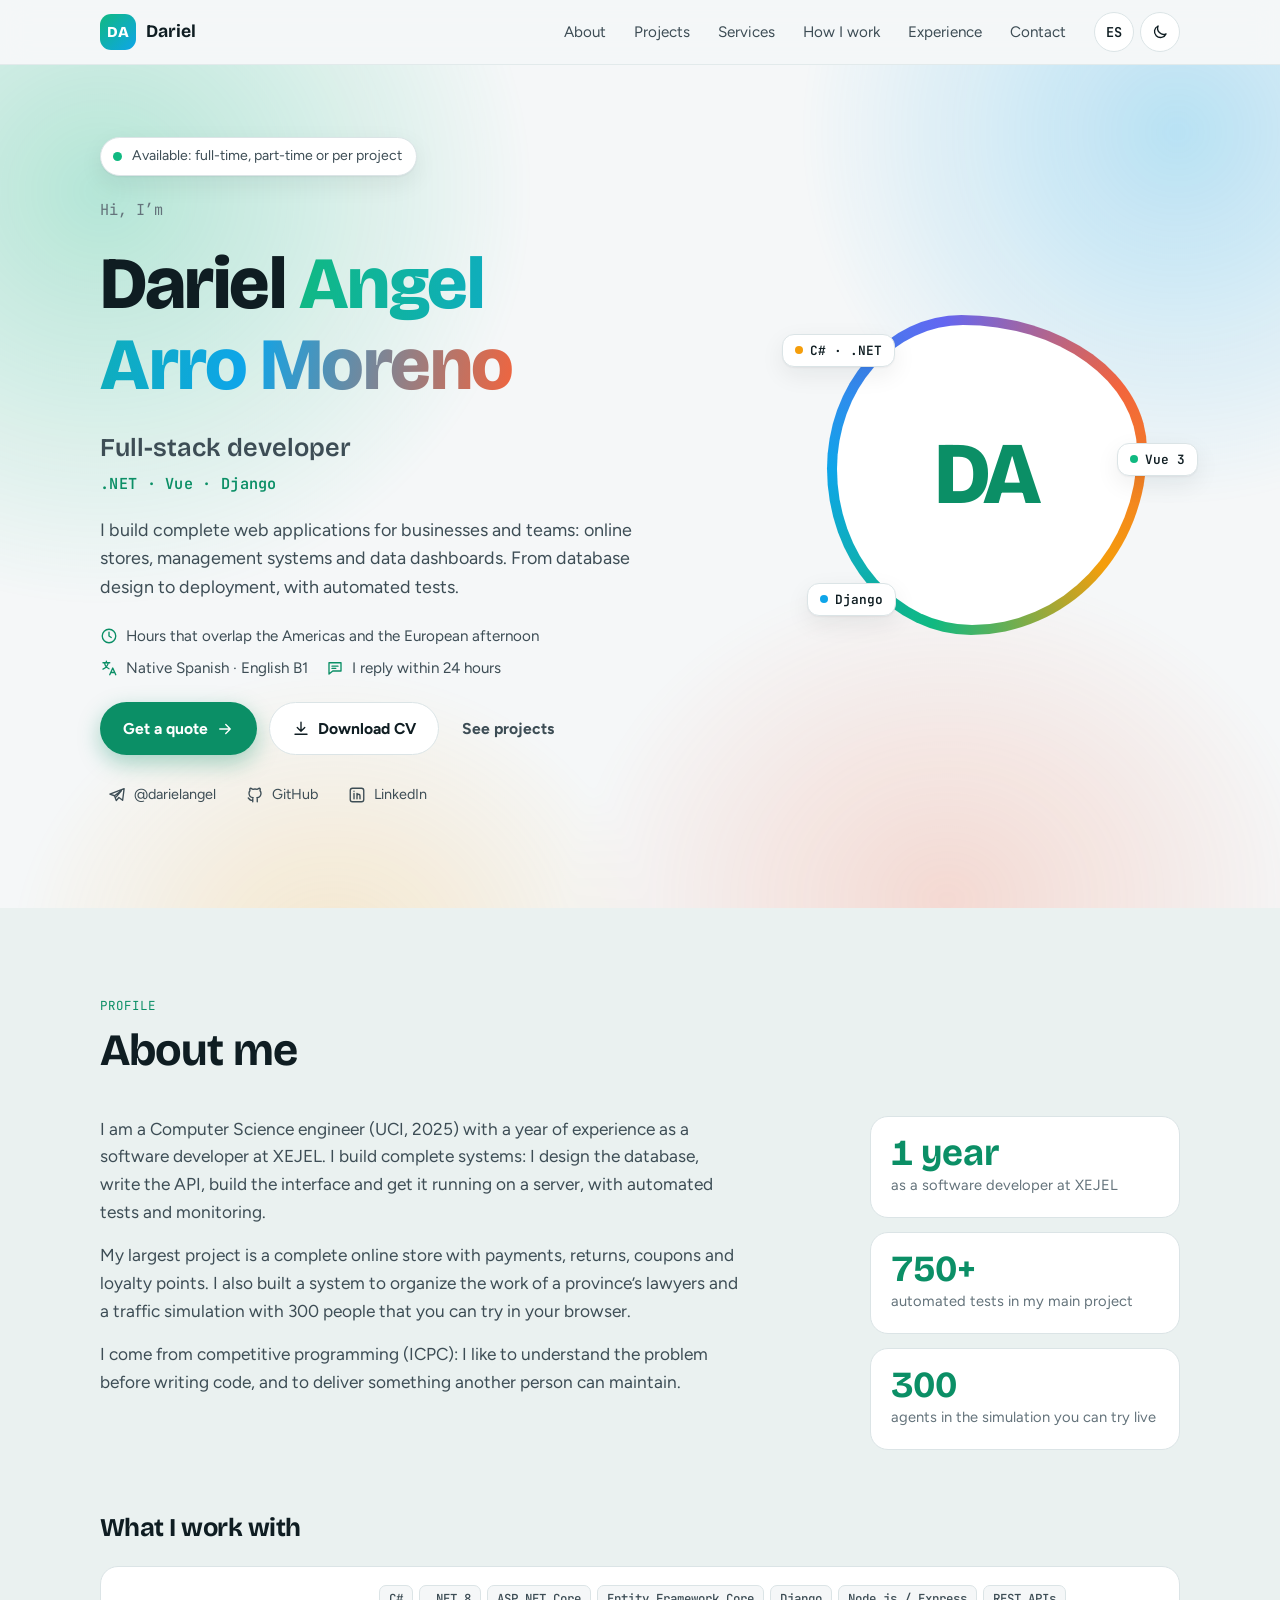
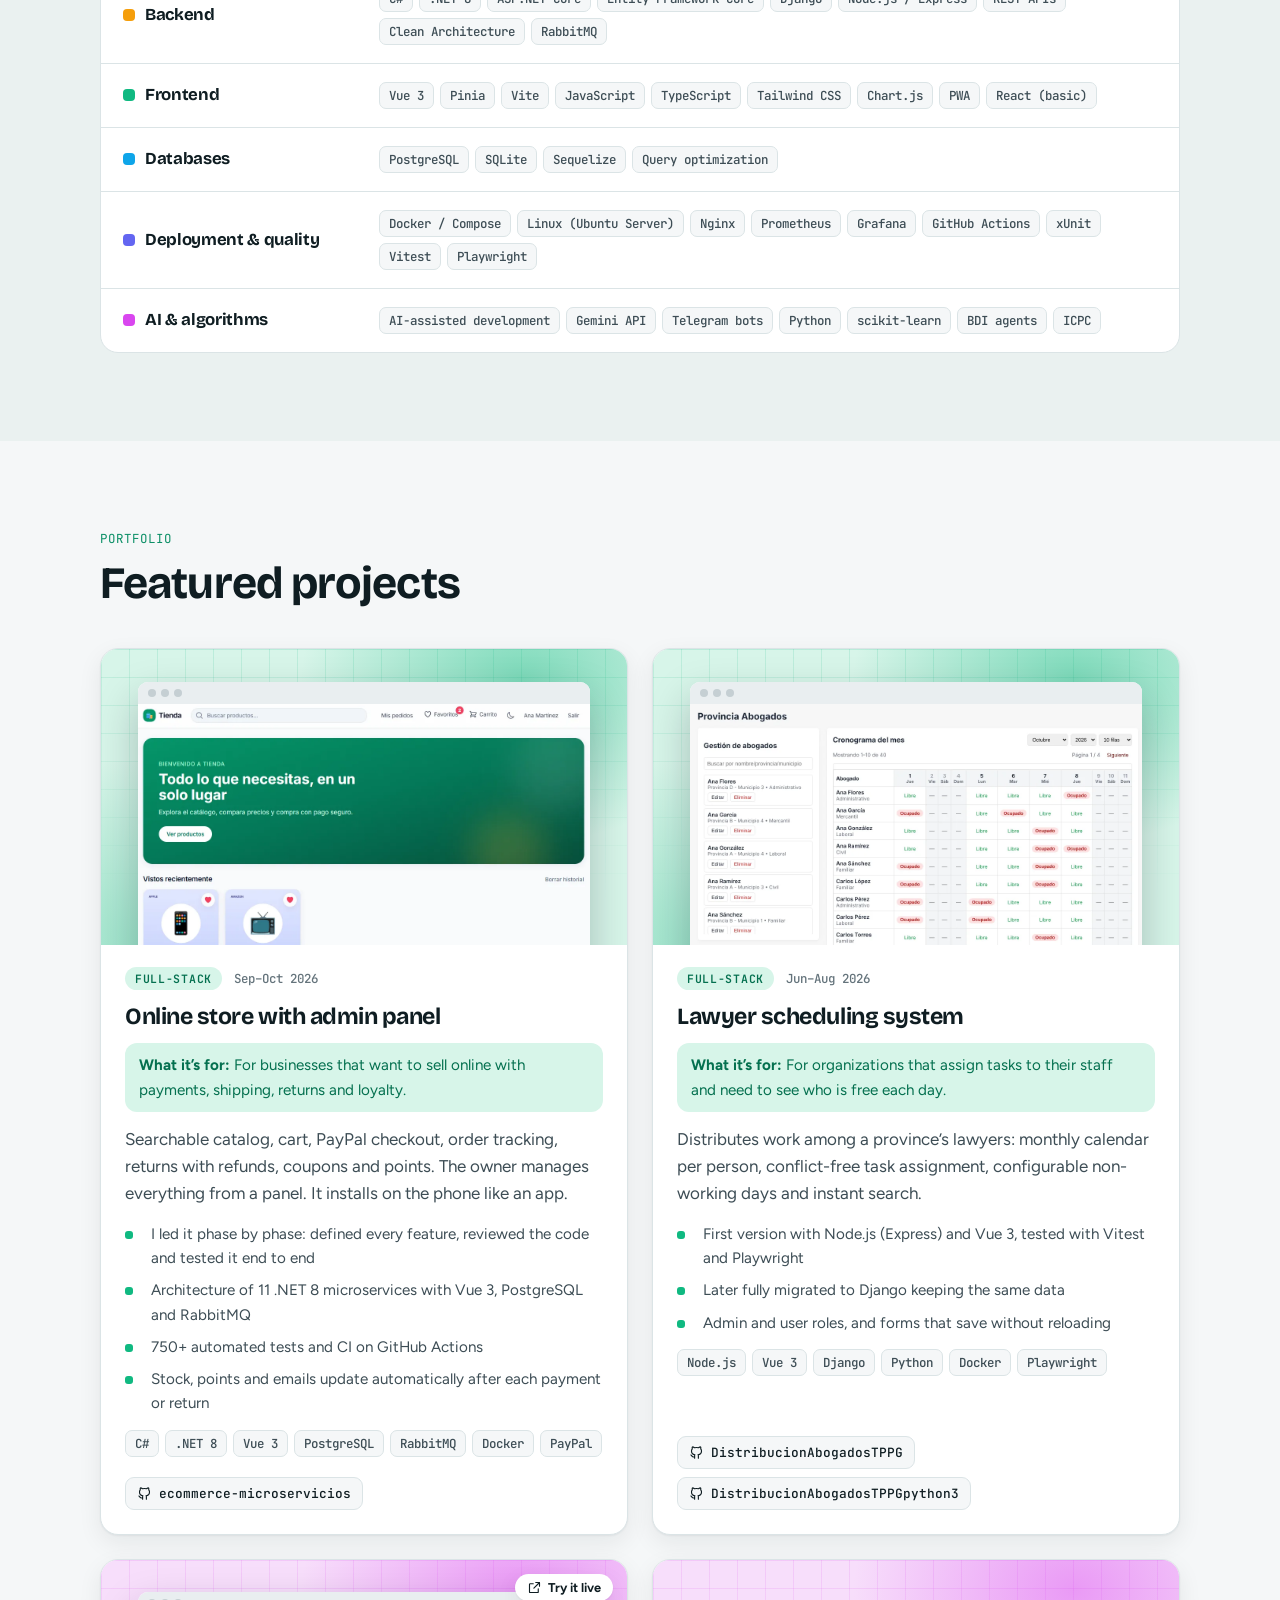
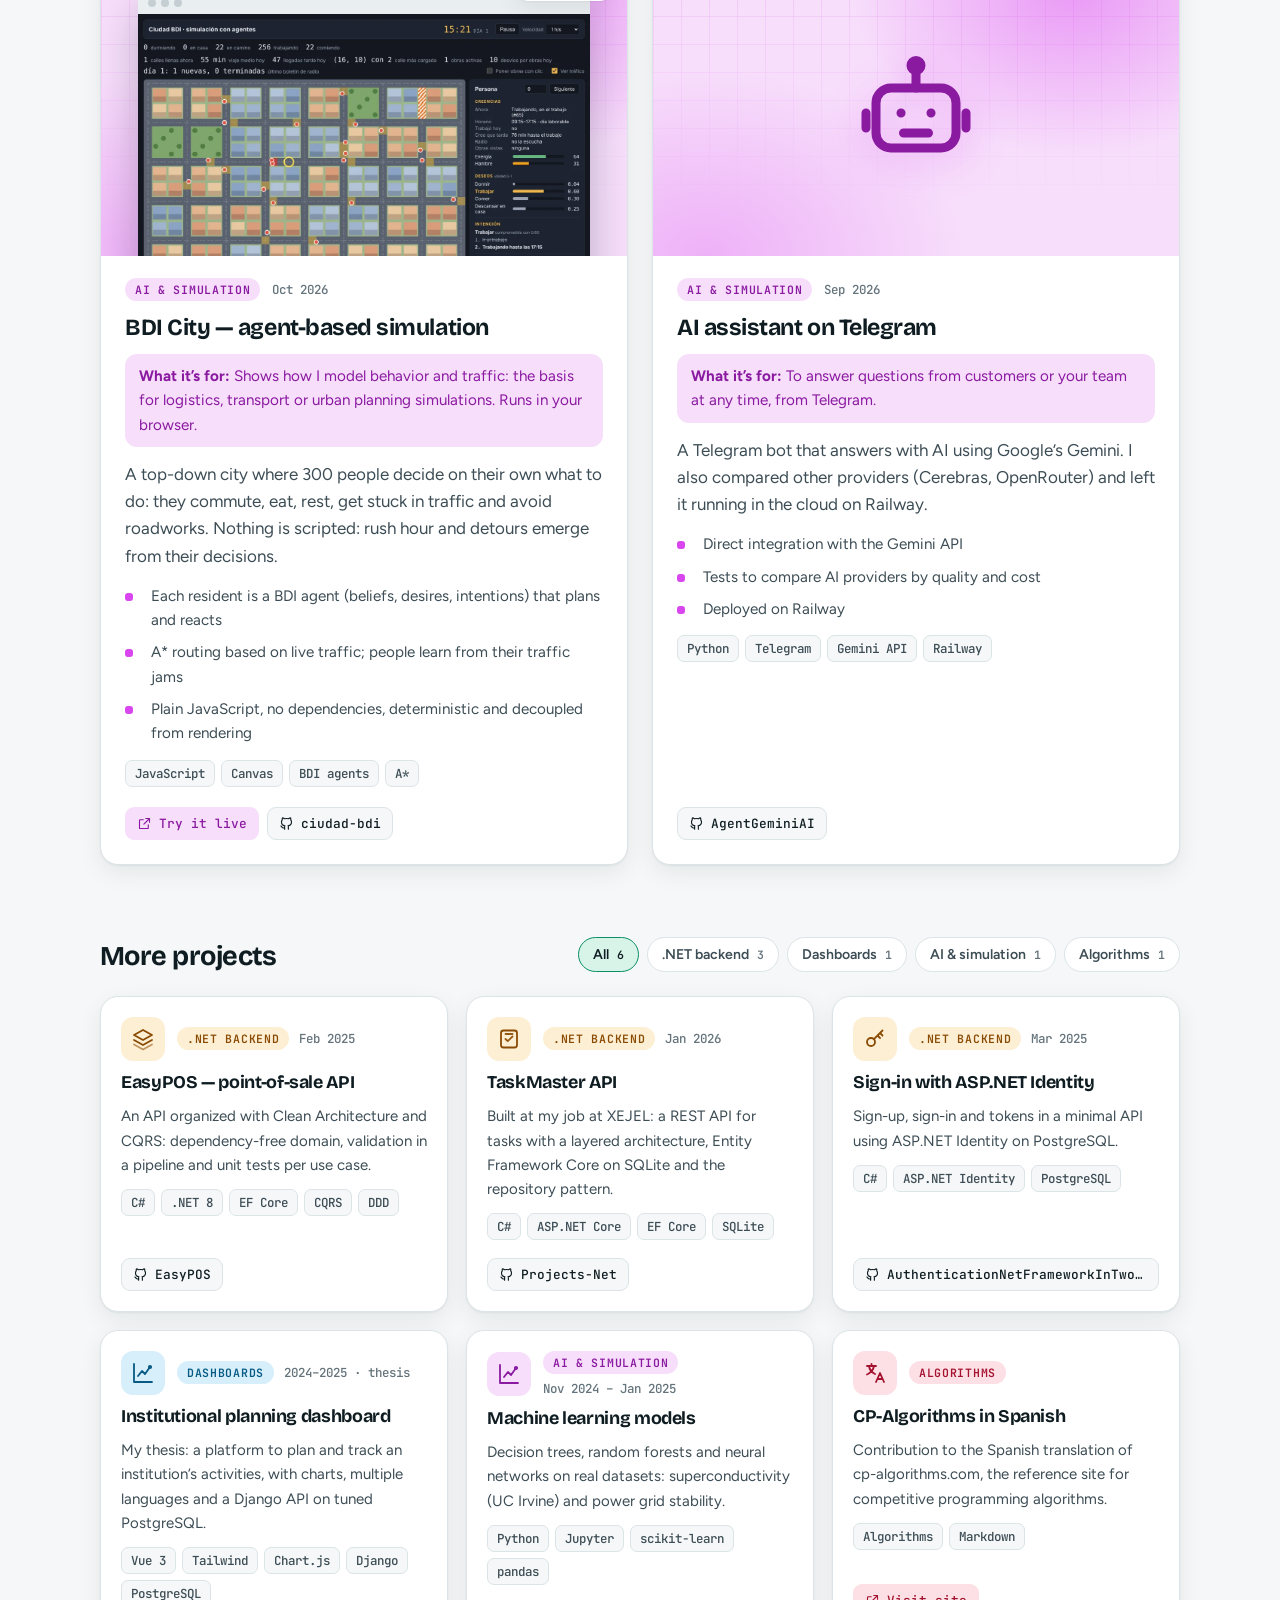
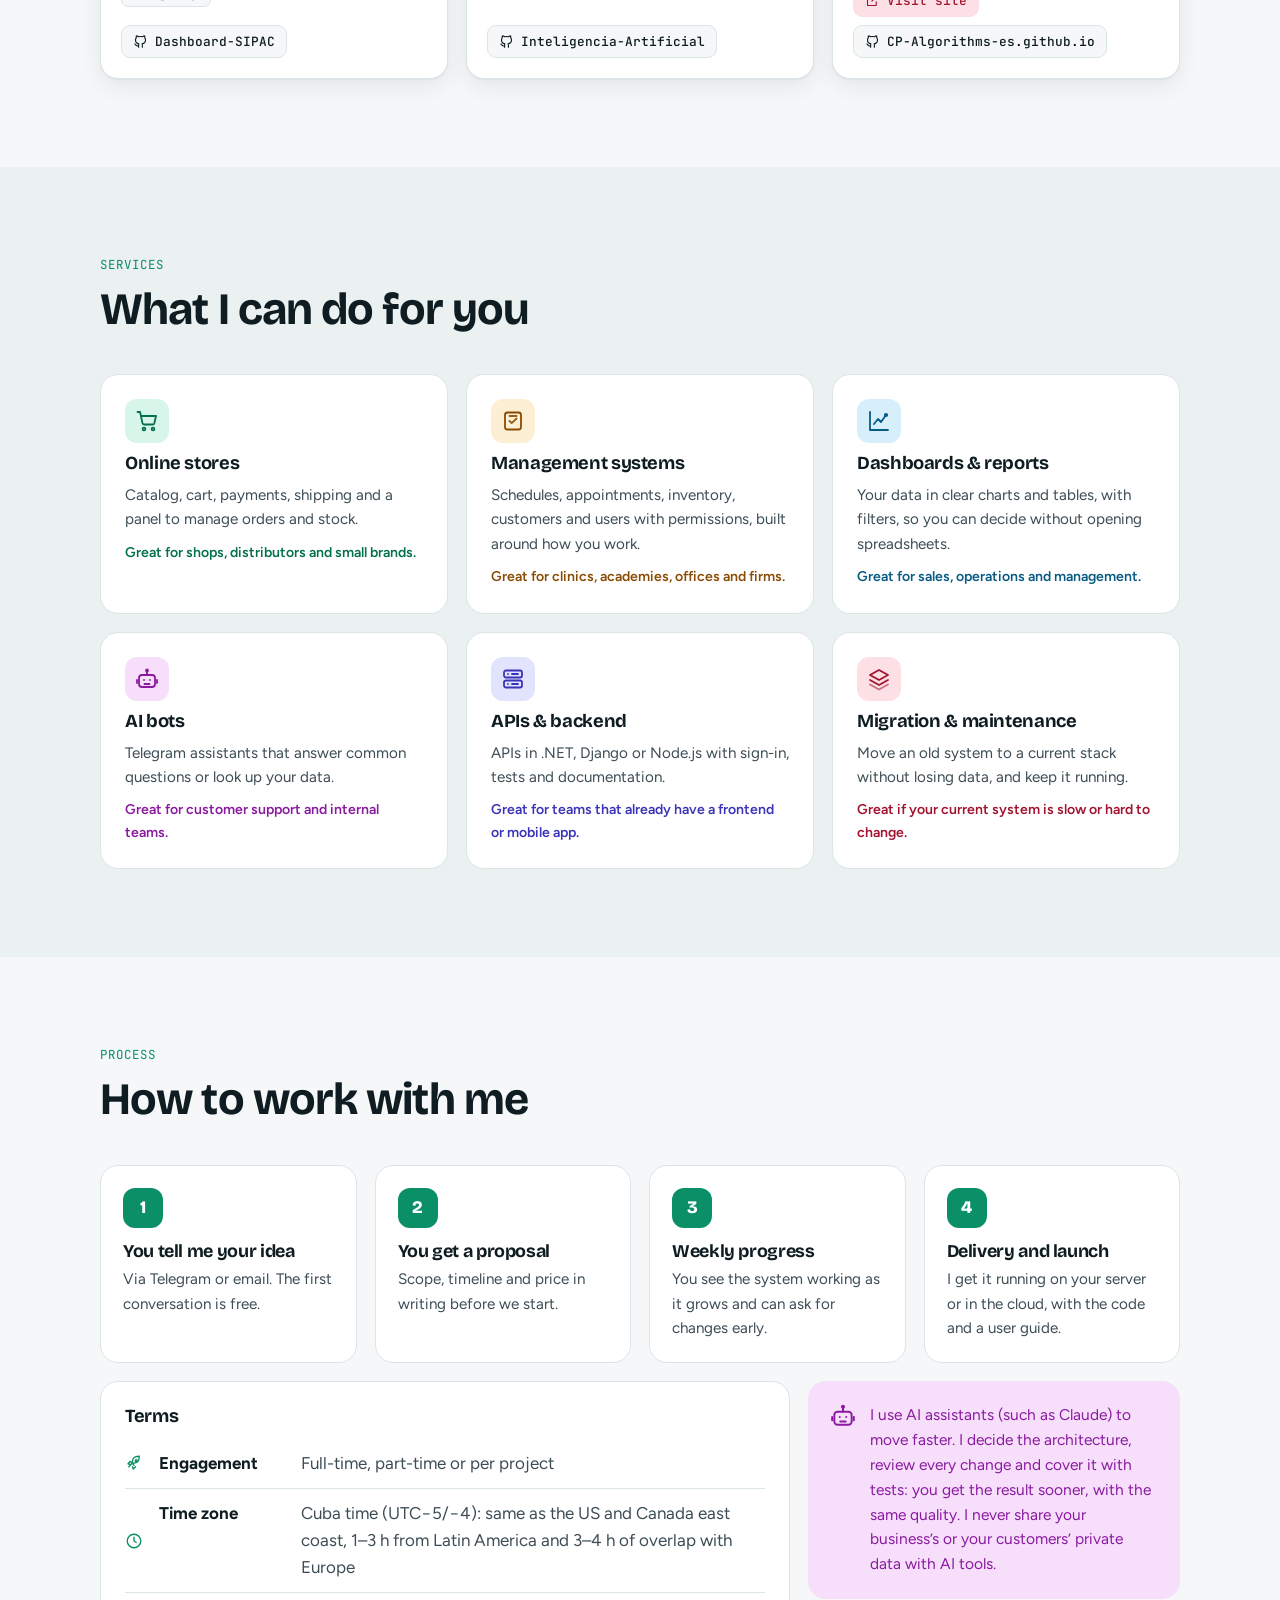
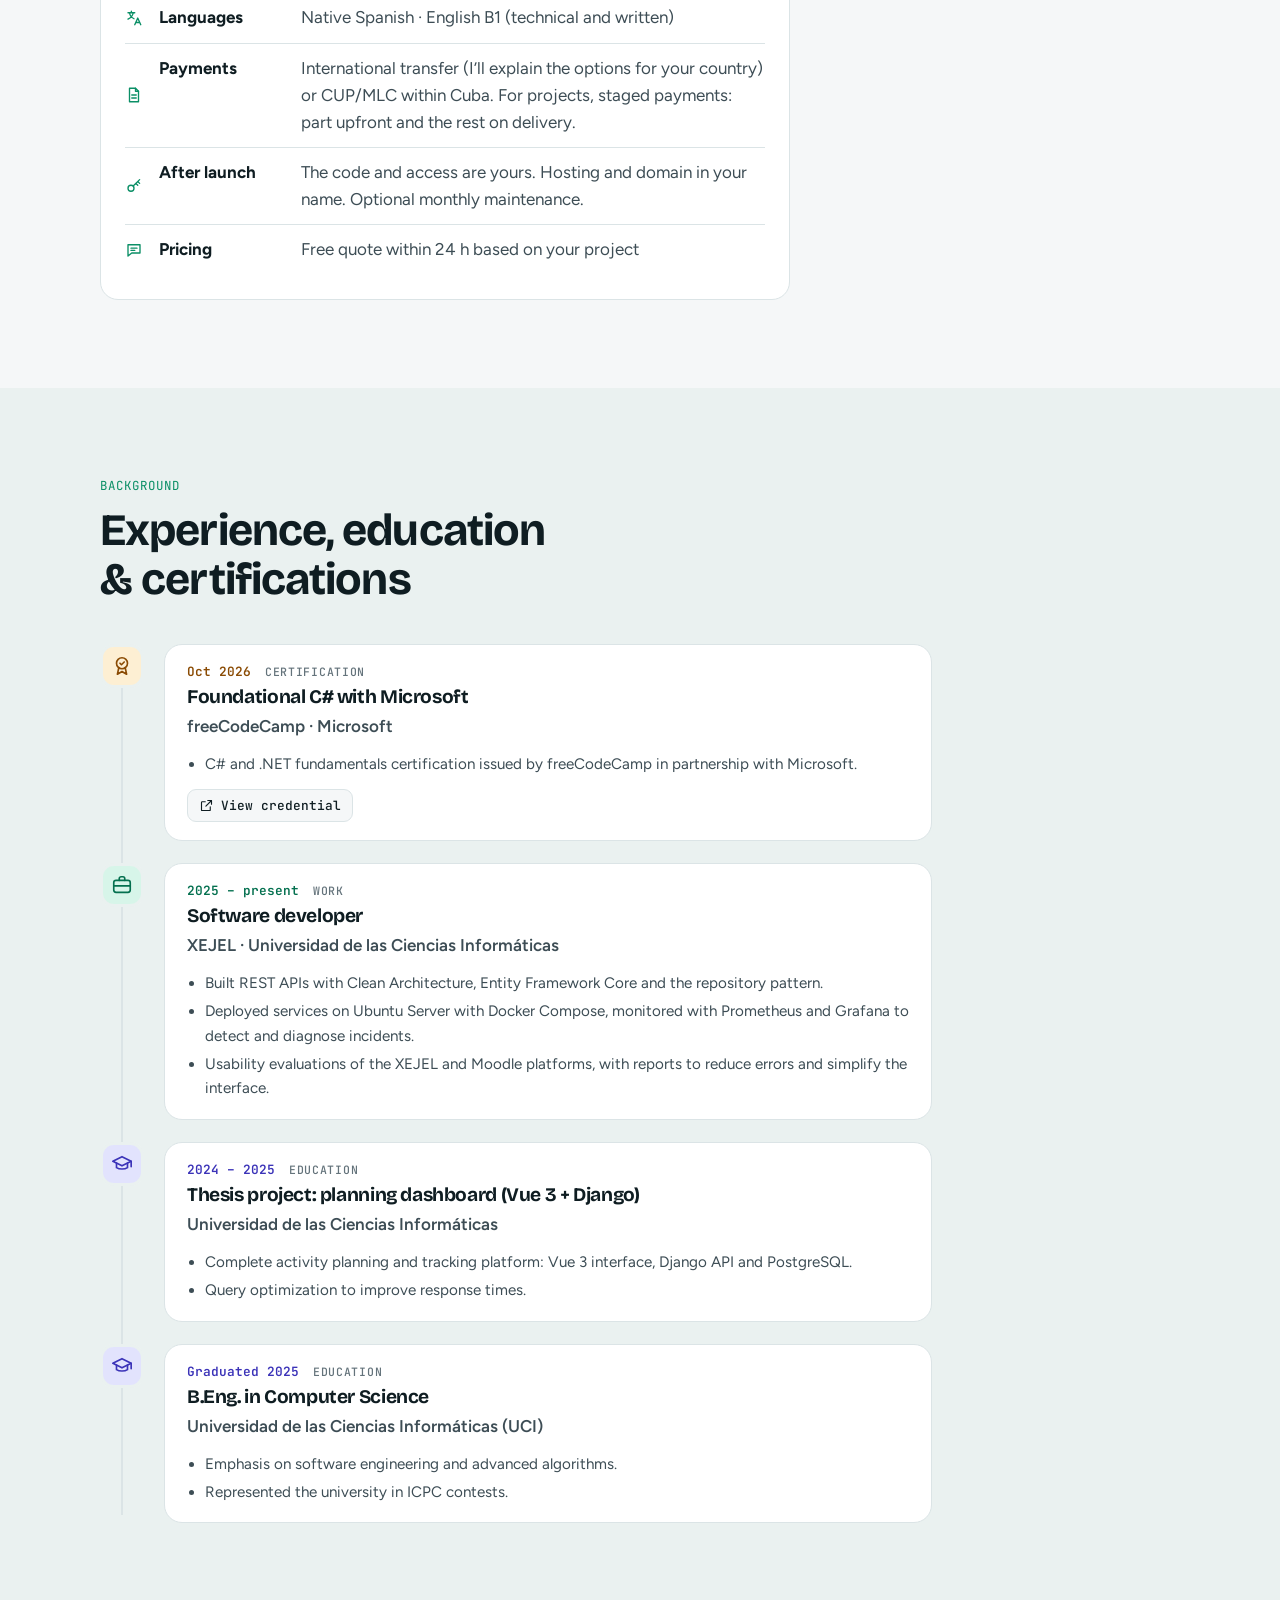
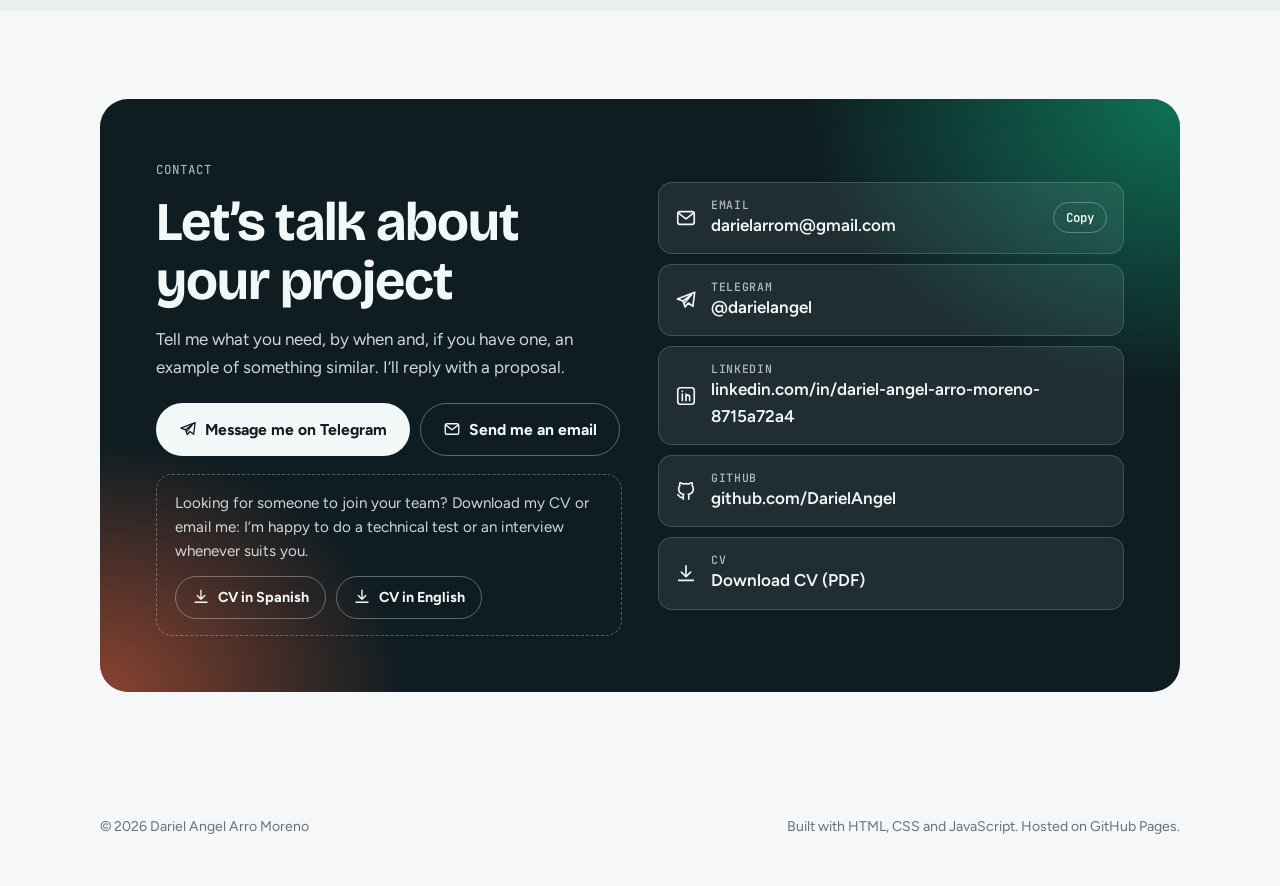
<file: index.html>
<!doctype html>
<html lang="es">
<head>
<meta charset="utf-8">
<meta name="viewport" content="width=device-width, initial-scale=1, viewport-fit=cover">
<title>Dariel Angel Arro Moreno</title>
<meta name="description" content="Dariel Angel Arro Moreno, desarrollador full-stack (.NET, Vue, Django). Tiendas en línea, sistemas de gestión y paneles. Disponible en remoto: tiempo completo, medio tiempo o por proyecto.">
<meta property="og:title" content="Dariel Angel Arro Moreno — Desarrollador full-stack">
<meta property="og:description" content="Aplicaciones web completas: de la base de datos y la API a la interfaz, con pruebas y despliegue.">
<meta property="og:type" content="website">
<meta name="theme-color" content="#0b8f66">
<link rel="icon" href="assets/favicon.svg" type="image/svg+xml">
<link rel="preconnect" href="https://fonts.googleapis.com">
<link rel="preconnect" href="https://fonts.gstatic.com" crossorigin>
<link rel="stylesheet" href="https://fonts.googleapis.com/css2?family=Bricolage+Grotesque:opsz,wght@12..96,600;12..96,700;12..96,800&family=Figtree:wght@400;500;600;700&family=JetBrains+Mono:wght@500;600&display=swap">
<link rel="stylesheet" href="styles.css">
<script>
  // Aplica el tema guardado antes de pintar, para que no parpadee.
  try { var t = localStorage.getItem('portafolio-tema'); if (t) document.documentElement.setAttribute('data-theme', t) } catch (e) {}
</script>
</head>
<body>
<header class="header">
  <div class="wrap">
    <a class="brand" href="#inicio"><span class="monogram" id="logo">DA</span><span class="brand-name" id="logo-name">Dariel</span></a>
    <nav class="nav" id="nav" aria-label="Principal"></nav>
    <div class="tools">
      <button class="icon-btn" id="btn-idioma" type="button">EN</button>
      <button class="icon-btn" id="btn-tema" type="button"></button>
      <button class="icon-btn menu-btn" id="btn-menu" type="button" aria-expanded="false" aria-controls="nav" aria-label="Menú"></button>
    </div>
  </div>
</header>

<main id="inicio">
  <section class="hero">
    <div class="wrap hero-grid">
      <div class="hero-text" id="hero-text"></div>
      <div class="portrait" id="portrait"></div>
    </div>
  </section>

  <section class="section band" id="sobre">
    <div class="wrap">
      <div class="section-head"><span class="eyebrow" data-t="cejaSobre"></span><h2 data-t="seccionSobre"></h2></div>
      <div class="about-grid">
        <div class="about-text" id="about-text"></div>
        <div class="stats" id="stats"></div>
      </div>
      <h3 class="sub-head" data-t="seccionHabilidades"></h3>
      <div class="skills" id="skills"></div>
    </div>
  </section>

  <section class="section" id="proyectos">
    <div class="wrap">
      <div class="section-head"><span class="eyebrow" data-t="cejaProyectos"></span><h2 data-t="seccionDestacados"></h2></div>
      <div class="featured" id="featured"></div>
      <div class="more-head">
        <h3 data-t="seccionMas"></h3>
        <div class="filters" id="filters" role="group"></div>
      </div>
      <div class="grid-more" id="more"></div>
    </div>
  </section>

  <section class="section band" id="servicios">
    <div class="wrap">
      <div class="section-head"><span class="eyebrow" data-t="cejaServicios"></span><h2 data-t="seccionServicios"></h2></div>
      <div class="services" id="services"></div>
    </div>
  </section>

  <section class="section" id="trabajo">
    <div class="wrap">
      <div class="section-head"><span class="eyebrow" data-t="cejaTrabajo"></span><h2 data-t="seccionTrabajo"></h2></div>
      <ol class="process" id="process"></ol>
      <div class="terms-wrap">
        <div class="terms" id="terms"></div>
        <p class="ai-note" id="ai-note"></p>
      </div>
    </div>
  </section>

  <section class="section band" id="trayectoria">
    <div class="wrap">
      <div class="section-head"><span class="eyebrow" data-t="cejaTrayectoria"></span><h2 data-t="seccionTrayectoria"></h2></div>
      <div class="timeline" id="timeline"></div>
    </div>
  </section>

  <section class="section" id="testimonios" hidden>
    <div class="wrap">
      <div class="section-head"><h2 data-t="testimonios"></h2></div>
      <div class="quotes" id="quotes"></div>
    </div>
  </section>

  <section class="section" id="contacto">
    <div class="wrap">
      <div class="contact">
        <div>
          <span class="eyebrow" data-t="cejaContacto" style="color:inherit;opacity:.75"></span>
          <h2 data-t="seccionContacto" style="margin-top:10px"></h2>
          <p data-t="contactoTexto"></p>
          <div class="contact-cta" id="contact-cta"></div>
        </div>
        <div class="contact-list" id="contact-list"></div>
      </div>
    </div>
  </section>
</main>

<footer class="footer">
  <div class="wrap"><span id="footer-name"></span><span data-t="pie"></span></div>
</footer>

<script src="datos.js"></script>
<script src="app.js"></script>
</body>
</html>
</file>
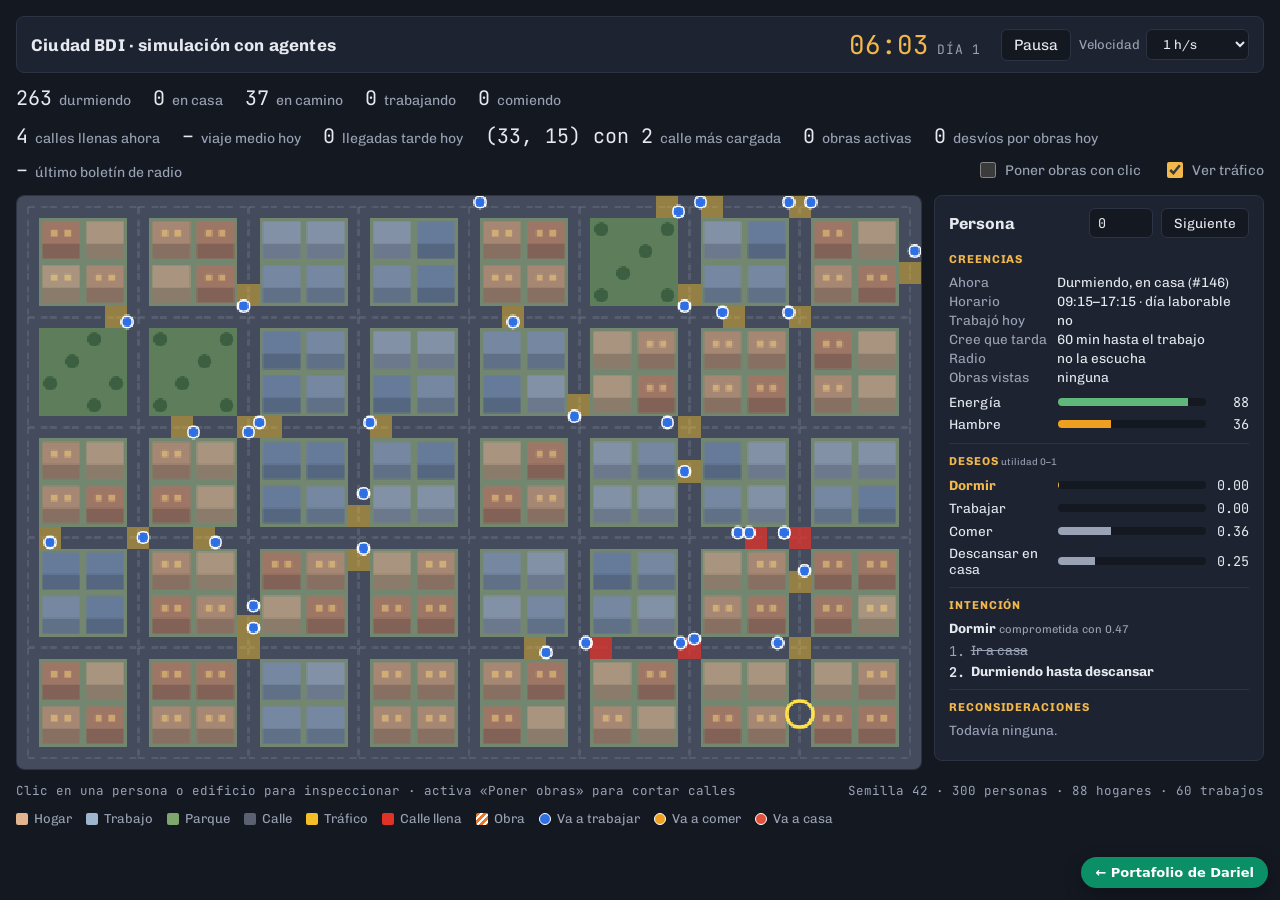
<file: ciudad-bdi/index.html>
<!doctype html>
<html lang="es">
<head>
<meta charset="utf-8">
<meta name="viewport" content="width=device-width, initial-scale=1">
<title>Ciudad BDI</title>
<link rel="preconnect" href="https://fonts.googleapis.com">
<link rel="stylesheet" href="https://fonts.googleapis.com/css2?family=Chivo:wght@400;700&family=JetBrains+Mono&display=swap">
<link rel="stylesheet" href="styles.css">
</head>
<body>
<a href="../" style="position:fixed;right:12px;bottom:12px;z-index:50;padding:8px 14px;border-radius:999px;background:#0b8f66;color:#fff;font:600 13px system-ui,sans-serif;text-decoration:none;box-shadow:0 6px 18px rgb(0 0 0/.3)">← Portafolio de Dariel</a>
<div class="app">
  <header class="bar">
    <h1>Ciudad BDI · simulación con agentes</h1>
    <div class="time">
      <span id="clock">05:00</span>
      <span id="day">Día 1</span>
    </div>
    <div class="controls">
      <button id="pause" type="button" aria-pressed="false">Pausa</button>
      <label class="speed" for="speed">Velocidad
        <select id="speed">
          <option value="10">10 min/s</option>
          <option value="60" selected>1 h/s</option>
          <option value="240">4 h/s</option>
          <option value="720">12 h/s</option>
        </select>
      </label>
    </div>
  </header>

  <div class="counts">
    <span><b data-count="sleep">0</b> durmiendo</span>
    <span><b data-count="relax">0</b> en casa</span>
    <span><b data-count="travel">0</b> en camino</span>
    <span><b data-count="work">0</b> trabajando</span>
    <span><b data-count="eat">0</b> comiendo</span>
  </div>

  <div class="counts traffic">
    <span><b data-count="full">0</b> calles llenas ahora</span>
    <span><b data-count="avgTrip">–</b> viaje medio hoy</span>
    <span><b data-count="late">0</b> llegadas tarde hoy</span>
    <span><b data-count="busiest">–</b> calle más cargada</span>
    <span><b data-count="works">0</b> obras activas</span>
    <span><b data-count="detours">0</b> desvíos por obras hoy</span>
    <span><b data-count="radio">–</b> último boletín de radio</span>
    <label class="toggle" for="works-mode"><input id="works-mode" type="checkbox"> Poner obras con clic</label>
    <label class="toggle second" for="show-traffic"><input id="show-traffic" type="checkbox" checked> Ver tráfico</label>
  </div>

  <div class="main">
    <div class="map-wrap">
      <canvas id="map" aria-label="Mapa de la ciudad visto desde arriba"></canvas>
    </div>
    <aside class="panel">
      <div class="panel-head">
        <h2>Persona</h2>
        <input id="person-id" type="number" min="0" value="0" aria-label="Número de persona">
        <button id="person-next" type="button">Siguiente</button>
      </div>
      <div id="inspector"></div>
    </aside>
  </div>

  <div class="status">
    <span id="info">Clic en una persona o edificio para inspeccionar · activa «Poner obras» para cortar calles</span>
    <span id="summary"></span>
  </div>

  <div class="legend">
    <span><i style="background:#e2b48f"></i>Hogar</span>
    <span><i style="background:#9fb4cf"></i>Trabajo</span>
    <span><i style="background:#7fa66c"></i>Parque</span>
    <span><i style="background:#5b6170"></i>Calle</span>
    <span><i style="background:#f5be28"></i>Tráfico</span>
    <span><i style="background:#e23228"></i>Calle llena</span>
    <span><i style="background:repeating-linear-gradient(135deg,#e8772e 0 3px,#fff 3px 5px)"></i>Obra</span>
    <span><i class="dot" style="background:#2f6fe4"></i>Va a trabajar</span>
    <span><i class="dot" style="background:#f0a020"></i>Va a comer</span>
    <span><i class="dot" style="background:#e2513b"></i>Va a casa</span>
  </div>
</div>

<script type="module" src="src/main.js"></script>
</body>
</html>
</file>
<file: styles.css>
/* Layout: a single 1120px column; a mesh-gradient hero, then sections that alternate between
   plain ground and tinted bands. Each project category owns a hue that follows it everywhere
   (banner, pill, filter chip). */
:root {
  /* Neutrals with a slight cool-teal bias */
  --bg: #f5f7f8;
  --band: #eaf1f0;
  --surface: #ffffff;
  --ink: #0f1d22;
  --ink-soft: #3d4d55;
  --muted: #64737b;
  --line: #dbe4e6;
  --accent: #0b8f66;
  --accent-ink: #ffffff;
  --accent-soft: #d8f3e8;
  --coral: #f2643d;
  --panel: #0f1d22;
  --panel-ink: #f2f7f7;
  --shadow: 0 1px 2px rgb(15 29 34 / 0.05), 0 8px 24px rgb(15 29 34 / 0.07);
  --shadow-hover: 0 2px 6px rgb(15 29 34 / 0.08), 0 18px 40px rgb(15 29 34 / 0.12);

  /* Category hues: [strong, soft background, readable text on soft] */
  --esmeralda: #10b981; --esmeralda-soft: #d7f5e9; --esmeralda-ink: #04704f;
  --ambar: #f59e0b; --ambar-soft: #fdefd3; --ambar-ink: #8a4b04;
  --cielo: #0ea5e9; --cielo-soft: #d6effb; --cielo-ink: #075a83;
  --indigo: #6366f1; --indigo-soft: #e2e3fd; --indigo-ink: #3b33b8;
  --fucsia: #d946ef; --fucsia-soft: #f7defb; --fucsia-ink: #8a1aa0;
  --rosa: #f43f5e; --rosa-soft: #fde0e5; --rosa-ink: #a3122f;

  --font-display: 'Bricolage Grotesque', 'Segoe UI', system-ui, sans-serif;
  --font-body: 'Figtree', 'Segoe UI', system-ui, sans-serif;
  --font-mono: 'JetBrains Mono', ui-monospace, 'Cascadia Code', Consolas, monospace;

  --radius: 18px;
  --radius-sm: 10px;
  --max: 1120px;
  color-scheme: light;
}

@media (prefers-color-scheme: dark) {
  :root:not([data-theme="light"]) {
    --bg: #0c1417; --band: #101c20; --surface: #142328; --ink: #e8f1f2; --ink-soft: #bccbcf;
    --muted: #8b9ca2; --line: #22363c; --accent: #34d399; --accent-ink: #062018; --accent-soft: #123a2e;
    --coral: #ff8a65; --panel: #0f2e28; --panel-ink: #eaf6f2;
    --shadow: 0 1px 2px rgb(0 0 0 / 0.3), 0 8px 24px rgb(0 0 0 / 0.25);
    --shadow-hover: 0 2px 6px rgb(0 0 0 / 0.35), 0 18px 40px rgb(0 0 0 / 0.4);
    --esmeralda-soft: #0f3a2d; --esmeralda-ink: #6ee7b7;
    --ambar-soft: #3d2c0b; --ambar-ink: #fcd34d;
    --cielo-soft: #0b3247; --cielo-ink: #7dd3fc;
    --indigo-soft: #23245a; --indigo-ink: #a5b4fc;
    --fucsia-soft: #3d1645; --fucsia-ink: #f0abfc;
    --rosa-soft: #461521; --rosa-ink: #fda4af;
    color-scheme: dark;
  }
}
:root[data-theme="dark"] {
  --bg: #0c1417; --band: #101c20; --surface: #142328; --ink: #e8f1f2; --ink-soft: #bccbcf;
  --muted: #8b9ca2; --line: #22363c; --accent: #34d399; --accent-ink: #062018; --accent-soft: #123a2e;
  --coral: #ff8a65; --panel: #0f2e28; --panel-ink: #eaf6f2;
  --shadow: 0 1px 2px rgb(0 0 0 / 0.3), 0 8px 24px rgb(0 0 0 / 0.25);
  --shadow-hover: 0 2px 6px rgb(0 0 0 / 0.35), 0 18px 40px rgb(0 0 0 / 0.4);
  --esmeralda-soft: #0f3a2d; --esmeralda-ink: #6ee7b7;
  --ambar-soft: #3d2c0b; --ambar-ink: #fcd34d;
  --cielo-soft: #0b3247; --cielo-ink: #7dd3fc;
  --indigo-soft: #23245a; --indigo-ink: #a5b4fc;
  --fucsia-soft: #3d1645; --fucsia-ink: #f0abfc;
  --rosa-soft: #461521; --rosa-ink: #fda4af;
  color-scheme: dark;
}

* { box-sizing: border-box; }
html { scroll-behavior: smooth; scroll-padding-top: 84px; }
body {
  margin: 0;
  background: var(--bg);
  color: var(--ink);
  font-family: var(--font-body);
  font-size: 17px;
  line-height: 1.6;
  -webkit-font-smoothing: antialiased;
}
img { max-width: 100%; display: block; }
a { color: inherit; }
h1, h2, h3 { font-family: var(--font-display); line-height: 1.1; text-wrap: balance; margin: 0; letter-spacing: -0.02em; }
p { margin: 0; }
:focus-visible { outline: 3px solid var(--accent); outline-offset: 3px; border-radius: 6px; }

.wrap { max-width: var(--max); margin-inline: auto; padding-inline: 20px; }
.section { padding-block: 88px; }
.band { background: var(--band); }
.section-head { display: grid; gap: 10px; margin-bottom: 40px; max-width: 46rem; }
.eyebrow {
  font-family: var(--font-mono); font-size: 0.78rem; letter-spacing: 0.08em; text-transform: uppercase;
  color: var(--accent);
}
.section-head h2 { font-size: clamp(2rem, 4vw, 2.8rem); }

/* ---------- Header ---------- */
.header {
  position: sticky; top: env(safe-area-inset-top, 0px); z-index: 20;
  background: color-mix(in srgb, var(--bg) 82%, transparent);
  backdrop-filter: blur(14px);
  border-bottom: 1px solid color-mix(in srgb, var(--line) 70%, transparent);
}
.header .wrap { display: flex; align-items: center; gap: 16px; min-height: 64px; }
.brand { display: flex; align-items: center; gap: 10px; text-decoration: none; font-family: var(--font-display); font-weight: 700; font-size: 1.1rem; }
.monogram {
  display: grid; place-items: center; width: 36px; height: 36px; border-radius: 11px;
  background: linear-gradient(135deg, var(--esmeralda), var(--cielo)); color: #fff; font-size: 0.95rem; font-weight: 800;
}
.nav { display: flex; gap: 4px; margin-left: auto; }
.nav a {
  text-decoration: none; color: var(--ink-soft); font-size: 0.95rem; padding: 8px 12px; border-radius: 999px;
  transition: background 0.2s, color 0.2s;
}
.nav a:hover { background: var(--surface); color: var(--ink); }
.tools { display: flex; gap: 6px; }
.icon-btn {
  display: inline-flex; align-items: center; justify-content: center; gap: 6px; height: 40px; min-width: 40px; padding: 0 10px;
  border: 1px solid var(--line); border-radius: 999px; background: var(--surface); color: var(--ink);
  font: 600 0.85rem var(--font-mono); cursor: pointer; transition: border-color 0.2s, transform 0.2s;
}
.icon-btn:hover { border-color: var(--accent); }
.icon-btn svg { width: 18px; height: 18px; }
.menu-btn { display: none; }

/* ---------- Hero ---------- */
.hero { position: relative; overflow: hidden; padding-block: 72px 96px; }
.hero::before {
  content: ''; position: absolute; inset: -20% -10% auto -10%; height: 140%; z-index: -1; pointer-events: none;
  background:
    radial-gradient(40% 50% at 15% 25%, color-mix(in srgb, var(--esmeralda) 28%, transparent), transparent 70%),
    radial-gradient(35% 45% at 85% 20%, color-mix(in srgb, var(--cielo) 26%, transparent), transparent 70%),
    radial-gradient(35% 40% at 70% 85%, color-mix(in srgb, var(--coral) 20%, transparent), transparent 70%),
    radial-gradient(30% 35% at 30% 90%, color-mix(in srgb, var(--ambar) 18%, transparent), transparent 70%);
  filter: blur(6px);
}
.hero-grid { display: grid; grid-template-columns: 1.25fr 0.75fr; gap: 48px; align-items: center; }
.hero-text { display: grid; gap: 22px; min-width: 0; }
.badge {
  justify-self: start; display: inline-flex; align-items: center; gap: 10px; padding: 7px 14px 7px 12px;
  border-radius: 999px; background: var(--surface); border: 1px solid var(--line); box-shadow: var(--shadow);
  font-size: 0.88rem; color: var(--ink-soft);
}
.pulse { width: 9px; height: 9px; border-radius: 50%; background: var(--esmeralda); box-shadow: 0 0 0 0 color-mix(in srgb, var(--esmeralda) 60%, transparent); animation: pulse 2s infinite; }
@keyframes pulse { 70% { box-shadow: 0 0 0 10px transparent; } 100% { box-shadow: 0 0 0 0 transparent; } }
.hello { font-family: var(--font-mono); color: var(--muted); font-size: 0.95rem; }
.hero h1 { font-size: clamp(2.6rem, 6.5vw, 4.6rem); font-weight: 800; }
.hero h1 .grad {
  background: linear-gradient(100deg, var(--esmeralda) 0%, var(--cielo) 55%, var(--coral) 100%);
  -webkit-background-clip: text; background-clip: text; color: transparent;
}
.role { font-family: var(--font-display); font-size: clamp(1.25rem, 2.4vw, 1.6rem); font-weight: 600; color: var(--ink-soft); }
.lede { font-size: 1.12rem; color: var(--ink-soft); max-width: 34rem; }
.actions { display: flex; flex-wrap: wrap; gap: 12px; }
.btn {
  display: inline-flex; align-items: center; gap: 8px; padding: 13px 22px; border-radius: 999px; text-decoration: none;
  font-weight: 700; font-size: 0.98rem; border: 1px solid transparent; transition: transform 0.2s, box-shadow 0.2s, background 0.2s;
}
.btn svg { width: 18px; height: 18px; }
.btn-primary { background: var(--accent); color: var(--accent-ink); box-shadow: 0 8px 22px color-mix(in srgb, var(--accent) 35%, transparent); }
.btn-primary:hover { transform: translateY(-2px); }
.btn-ghost { background: var(--surface); color: var(--ink); border-color: var(--line); }
.btn-ghost:hover { border-color: var(--accent); transform: translateY(-2px); }
.socials { display: flex; gap: 10px; flex-wrap: wrap; }
.socials a {
  display: inline-flex; align-items: center; gap: 8px; text-decoration: none; color: var(--ink-soft); font-size: 0.9rem;
  padding: 6px 12px 6px 8px; border-radius: 999px; transition: background 0.2s;
}
.socials a:hover { background: var(--surface); color: var(--ink); }
.socials svg { width: 18px; height: 18px; }

.portrait { position: relative; justify-self: center; width: min(320px, 78vw); aspect-ratio: 1; max-width: 100%; }
.portrait-ring {
  position: absolute; inset: 0; border-radius: 42% 58% 55% 45% / 48% 42% 58% 52%;
  background: conic-gradient(from 200deg, var(--esmeralda), var(--cielo), var(--indigo), var(--coral), var(--ambar), var(--esmeralda));
  animation: morph 12s ease-in-out infinite;
}
.portrait-inner {
  position: absolute; inset: 10px; border-radius: inherit; overflow: hidden; background: var(--surface);
  border-radius: 42% 58% 55% 45% / 48% 42% 58% 52%; animation: morph 12s ease-in-out infinite;
  display: grid; place-items: center;
}
.portrait-inner img { width: 100%; height: 100%; object-fit: cover; }
.portrait-inner .initials { font-family: var(--font-display); font-weight: 800; font-size: 5.5rem; color: var(--accent); letter-spacing: -0.04em; }
@keyframes morph {
  50% { border-radius: 55% 45% 40% 60% / 45% 58% 42% 55%; }
}
.chip-float {
  position: absolute; padding: 7px 12px; border-radius: 12px; background: var(--surface); border: 1px solid var(--line);
  box-shadow: var(--shadow); font: 600 0.8rem var(--font-mono); white-space: nowrap; animation: bob 6s ease-in-out infinite;
}
.chip-float i { display: inline-block; width: 8px; height: 8px; border-radius: 50%; margin-right: 7px; vertical-align: 1px; }
.chip-float:nth-of-type(1) { top: 6%; left: -14%; }
.chip-float:nth-of-type(2) { top: 40%; right: -16%; animation-delay: -2s; }
.chip-float:nth-of-type(3) { bottom: 6%; left: -6%; animation-delay: -4s; }
@keyframes bob { 50% { transform: translateY(-8px); } }

/* Entrada del hero (el contenido es visible aunque la animación no corra) */
.rise { animation: rise 0.7s cubic-bezier(.2,.7,.2,1) both; }
.rise:nth-child(2) { animation-delay: 0.06s; } .rise:nth-child(3) { animation-delay: 0.12s; }
.rise:nth-child(4) { animation-delay: 0.18s; } .rise:nth-child(5) { animation-delay: 0.24s; }
.rise:nth-child(6) { animation-delay: 0.3s; } .rise:nth-child(7) { animation-delay: 0.36s; }
@keyframes rise { from { opacity: 0; transform: translateY(14px); } }

/* ---------- Sobre mí ---------- */
.about-grid { display: grid; grid-template-columns: 1.4fr 0.6fr; gap: 48px; align-items: start; }
.about-text { display: grid; gap: 16px; font-size: 1.08rem; color: var(--ink-soft); max-width: 40rem; min-width: 0; }
.stats { display: grid; gap: 14px; }
.stat { padding: 18px 20px; border-radius: var(--radius); background: var(--surface); border: 1px solid var(--line); }
.stat b { display: block; font-family: var(--font-display); font-size: 2.3rem; line-height: 1; color: var(--accent); font-variant-numeric: tabular-nums; }
.stat span { font-size: 0.92rem; color: var(--muted); }
.skills { display: grid; border-radius: var(--radius); background: var(--surface); border: 1px solid var(--line); overflow: hidden; }
.skill-group { display: grid; grid-template-columns: 240px 1fr; gap: 16px; align-items: center; padding: 18px 22px; min-width: 0; }
.skill-group + .skill-group { border-top: 1px solid var(--line); }
.skill-group h3 { display: flex; align-items: center; gap: 10px; font-size: 1.05rem; }
.dot { width: 12px; height: 12px; border-radius: 4px; flex: none; }
.tags { display: flex; flex-wrap: wrap; gap: 6px; }
.tag {
  font: 500 0.78rem var(--font-mono); padding: 4px 9px; border-radius: 7px; background: var(--bg); border: 1px solid var(--line); color: var(--ink-soft);
}

/* ---------- Proyectos ---------- */
.featured { display: grid; grid-template-columns: repeat(2, minmax(0, 1fr)); gap: 24px; }
.card {
  display: flex; flex-direction: column; border-radius: var(--radius); background: var(--surface); border: 1px solid var(--line);
  overflow: hidden; box-shadow: var(--shadow); transition: transform 0.25s, box-shadow 0.25s; min-width: 0;
}
.card:hover { transform: translateY(-4px); box-shadow: var(--shadow-hover); }
.banner {
  position: relative; aspect-ratio: 16 / 9; overflow: hidden; display: grid; place-items: center;
  background:
    radial-gradient(60% 80% at 80% 10%, color-mix(in srgb, var(--c) 45%, transparent), transparent 70%),
    radial-gradient(70% 90% at 10% 100%, color-mix(in srgb, var(--c) 30%, transparent), transparent 70%),
    var(--c-soft);
}
.banner::after {
  content: ''; position: absolute; inset: 0; pointer-events: none;
  background-image: linear-gradient(color-mix(in srgb, var(--c) 14%, transparent) 1px, transparent 1px),
    linear-gradient(90deg, color-mix(in srgb, var(--c) 14%, transparent) 1px, transparent 1px);
  background-size: 28px 28px; mask-image: linear-gradient(180deg, #000, transparent 85%);
}
.banner .big-icon { width: 34%; max-width: 120px; color: var(--c-ink); position: relative; z-index: 1; filter: drop-shadow(0 10px 18px color-mix(in srgb, var(--c) 35%, transparent)); }
.banner .shot {
  position: absolute; z-index: 1; left: 7%; right: 7%; top: 11%; border-radius: 10px 10px 0 0; overflow: hidden;
  box-shadow: 0 18px 40px rgb(15 29 34 / 0.25); background: #fff; transition: transform 0.4s;
}
.card:hover .banner .shot { transform: translateY(-6px); }
.shot-bar { display: flex; gap: 5px; padding: 7px 10px; background: #e9eef0; }
.shot-bar i { width: 8px; height: 8px; border-radius: 50%; background: #c5cfd3; }
.card-body { display: flex; flex-direction: column; gap: 14px; padding: 22px 24px 24px; flex: 1; }
.pill {
  align-self: flex-start; font: 600 0.72rem var(--font-mono); letter-spacing: 0.06em; text-transform: uppercase;
  padding: 4px 10px; border-radius: 999px; background: var(--c-soft); color: var(--c-ink);
}
.card h3 { font-size: 1.45rem; }
.card p { color: var(--ink-soft); }
.wins { margin: 0; padding: 0; list-style: none; display: grid; gap: 8px; font-size: 0.95rem; color: var(--ink-soft); }
.wins li { display: grid; grid-template-columns: 18px 1fr; gap: 8px; }
.wins li::before { content: ''; width: 8px; height: 8px; margin-top: 9px; border-radius: 3px; background: var(--c); }
.links { display: flex; flex-wrap: wrap; gap: 8px; margin-top: auto; padding-top: 6px; }
.repo-link {
  display: inline-flex; align-items: center; gap: 7px; max-width: 100%; text-decoration: none;
  font: 500 0.8rem var(--font-mono); padding: 7px 11px; border-radius: 9px; border: 1px solid var(--line); background: var(--bg);
  color: var(--ink); transition: border-color 0.2s;
}
.repo-link span { overflow: hidden; text-overflow: ellipsis; white-space: nowrap; }
.repo-link:hover { border-color: var(--c); }
.repo-link svg { width: 15px; height: 15px; flex: none; }
.repo-link.demo { background: var(--c-soft); border-color: transparent; color: var(--c-ink); }

.more-head { display: flex; flex-wrap: wrap; align-items: end; justify-content: space-between; gap: 18px; margin: 72px 0 24px; }
.more-head h3 { font-size: 1.7rem; }
.filters { display: flex; flex-wrap: wrap; gap: 8px; }
.filter {
  display: inline-flex; align-items: center; gap: 8px; padding: 8px 14px; border-radius: 999px; cursor: pointer;
  border: 1px solid var(--line); background: var(--surface); color: var(--ink-soft); font: 600 0.88rem var(--font-body);
  transition: background 0.2s, color 0.2s, border-color 0.2s;
}
.filter .count { font: 600 0.72rem var(--font-mono); color: var(--muted); }
.filter[aria-pressed="true"] { background: var(--c-soft, var(--accent-soft)); border-color: var(--c, var(--accent)); color: var(--c-ink, var(--ink)); }
.filter[aria-pressed="true"] .count { color: inherit; }
.grid-more { display: grid; grid-template-columns: repeat(3, minmax(0, 1fr)); gap: 18px; }
.mini { padding: 20px; gap: 12px; display: flex; flex-direction: column; }
.mini-top { display: flex; align-items: center; gap: 12px; }
.mini-icon { width: 44px; height: 44px; border-radius: 12px; display: grid; place-items: center; background: var(--c-soft); color: var(--c-ink); flex: none; }
.mini-icon svg { width: 24px; height: 24px; }
.mini h3 { font-size: 1.12rem; }
.mini p { font-size: 0.94rem; }

/* Colores por categoría */
[data-c="esmeralda"] { --c: var(--esmeralda); --c-soft: var(--esmeralda-soft); --c-ink: var(--esmeralda-ink); }
[data-c="ambar"] { --c: var(--ambar); --c-soft: var(--ambar-soft); --c-ink: var(--ambar-ink); }
[data-c="cielo"] { --c: var(--cielo); --c-soft: var(--cielo-soft); --c-ink: var(--cielo-ink); }
[data-c="indigo"] { --c: var(--indigo); --c-soft: var(--indigo-soft); --c-ink: var(--indigo-ink); }
[data-c="fucsia"] { --c: var(--fucsia); --c-soft: var(--fucsia-soft); --c-ink: var(--fucsia-ink); }
[data-c="rosa"] { --c: var(--rosa); --c-soft: var(--rosa-soft); --c-ink: var(--rosa-ink); }

/* ---------- Trayectoria ---------- */
.timeline { position: relative; display: grid; gap: 22px; max-width: 52rem; }
.timeline::before { content: ''; position: absolute; left: 21px; top: 8px; bottom: 8px; width: 2px; background: var(--line); }
.step { position: relative; display: grid; grid-template-columns: 44px 1fr; gap: 20px; }
.step-icon {
  width: 44px; height: 44px; border-radius: 14px; display: grid; place-items: center; z-index: 1;
  background: var(--c-soft); color: var(--c-ink); border: 3px solid var(--band);
}
.step-icon svg { width: 22px; height: 22px; }
.step-card { padding: 18px 22px; border-radius: var(--radius); background: var(--surface); border: 1px solid var(--line); min-width: 0; display: grid; gap: 6px; }
.step-meta { display: flex; flex-wrap: wrap; gap: 8px 14px; align-items: baseline; }
.step-date { font: 600 0.8rem var(--font-mono); color: var(--c-ink); }
.step-kind { font: 500 0.72rem var(--font-mono); text-transform: uppercase; letter-spacing: 0.06em; color: var(--muted); }
.step h3 { font-size: 1.2rem; }
.step-place { color: var(--ink-soft); font-weight: 600; }
.step ul { margin: 6px 0 0; padding-left: 18px; color: var(--ink-soft); font-size: 0.95rem; display: grid; gap: 4px; }

/* ---------- Servicios ---------- */
.services { display: grid; grid-template-columns: repeat(3, minmax(0, 1fr)); gap: 18px; }
.service { padding: 24px; border-radius: var(--radius); background: var(--surface); border: 1px solid var(--line); display: grid; gap: 10px; align-content: start; transition: border-color 0.2s, transform 0.2s; }
.service:hover { border-color: var(--c); transform: translateY(-3px); }
.service h3 { font-size: 1.15rem; }
.service p { color: var(--ink-soft); font-size: 0.95rem; }

/* ---------- Contacto ---------- */
.contact {
  position: relative; overflow: hidden; border-radius: 28px; padding: clamp(28px, 5vw, 56px);
  background: var(--panel); color: var(--panel-ink); display: grid; grid-template-columns: 1fr 1fr; gap: 36px; align-items: center;
}
.contact::before {
  content: ''; position: absolute; inset: 0; pointer-events: none; opacity: 0.55;
  background: radial-gradient(50% 70% at 100% 0%, var(--esmeralda), transparent 70%), radial-gradient(40% 60% at 0% 100%, var(--coral), transparent 70%);
}
.contact > * { position: relative; min-width: 0; }
.contact h2 { font-size: clamp(2.2rem, 5vw, 3.4rem); }
.contact p { margin-top: 14px; opacity: 0.85; max-width: 28rem; }
.contact-list { display: grid; gap: 10px; }
.contact-item {
  display: flex; align-items: center; gap: 14px; padding: 14px 16px; border-radius: 14px; text-decoration: none; color: inherit;
  background: color-mix(in srgb, var(--panel-ink) 8%, transparent); border: 1px solid color-mix(in srgb, var(--panel-ink) 16%, transparent);
  transition: background 0.2s; min-width: 0;
}
a.contact-item:hover { background: color-mix(in srgb, var(--panel-ink) 15%, transparent); }
.contact-item svg { width: 22px; height: 22px; flex: none; }
.contact-item .label { font: 500 0.72rem var(--font-mono); text-transform: uppercase; letter-spacing: 0.06em; opacity: 0.7; display: block; }
.contact-item .value { font-weight: 600; overflow-wrap: anywhere; user-select: all; }
.contact-item .grow { flex: 1; min-width: 0; }
.copy-btn {
  flex: none; border: 1px solid color-mix(in srgb, var(--panel-ink) 30%, transparent); background: transparent; color: inherit;
  border-radius: 999px; padding: 6px 12px; font: 600 0.78rem var(--font-mono); cursor: pointer;
}
.copy-btn:hover { background: color-mix(in srgb, var(--panel-ink) 14%, transparent); }

.footer { padding-block: 36px 48px; color: var(--muted); font-size: 0.88rem; }
.footer .wrap { display: flex; flex-wrap: wrap; gap: 8px 24px; justify-content: space-between; }

/* ---------- Responsive ---------- */
@media (max-width: 960px) {
  .grid-more, .services { grid-template-columns: repeat(2, minmax(0, 1fr)); }
  .about-grid { grid-template-columns: 1fr; }
  .stats { grid-template-columns: repeat(3, minmax(0, 1fr)); }
}
@media (max-width: 820px) {
  .nav { display: none; position: absolute; top: 64px; left: 12px; right: 12px; flex-direction: column; padding: 10px;
    background: var(--surface); border: 1px solid var(--line); border-radius: 16px; box-shadow: var(--shadow-hover); }
  .nav.open { display: flex; }
  .nav a { padding: 12px 14px; }
  .menu-btn { display: inline-flex; }
  .tools { margin-left: auto; }
  .hero-grid { grid-template-columns: 1fr; }
  .portrait { order: -1; width: min(220px, 60vw); }
  .chip-float:nth-of-type(1) { left: -22%; } .chip-float:nth-of-type(2) { right: -24%; }
  .featured, .contact { grid-template-columns: 1fr; }
  .skill-group { grid-template-columns: 1fr; gap: 10px; }
}
@media (max-width: 600px) {
  body { font-size: 16px; }
  .section { padding-block: 64px; }
  .grid-more, .services { grid-template-columns: 1fr; }
  .stats { grid-template-columns: 1fr; }
  .chip-float { display: none; }
  .brand .brand-name { display: none; }
}

/* ---------- Añadidos tras la evaluación con clientes ---------- */
.role-spec { display: block; margin-top: 4px; font: 600 0.95rem var(--font-mono); color: var(--accent); letter-spacing: 0.02em; }
.facts { list-style: none; margin: 0; padding: 0; display: flex; flex-wrap: wrap; gap: 8px 18px; color: var(--ink-soft); font-size: 0.95rem; }
.facts li { display: inline-flex; align-items: center; gap: 8px; }
.facts svg { width: 18px; height: 18px; color: var(--accent); flex: none; }
.btn-link { color: var(--ink-soft); padding-inline: 10px; }
.btn-link:hover { color: var(--ink); }
.btn-light { background: var(--panel-ink); color: var(--panel); }
.btn-light:hover { transform: translateY(-2px); }
.contact-cta { display: grid; gap: 18px; margin-top: 22px; }
.cta-row { display: flex; flex-wrap: wrap; gap: 10px; }
.btn-outline-light { color: var(--panel-ink); border-color: color-mix(in srgb, var(--panel-ink) 35%, transparent); }
.btn-outline-light:hover { background: color-mix(in srgb, var(--panel-ink) 12%, transparent); transform: translateY(-2px); }
.btn-sm { padding: 9px 16px; font-size: 0.9rem; }
.team-box { display: grid; gap: 12px; padding: 16px 18px; border-radius: 16px; border: 1px dashed color-mix(in srgb, var(--panel-ink) 30%, transparent); }
.team-box p { margin: 0 !important; font-size: 0.95rem; }
.sub-head { font-size: 1.6rem; margin: 64px 0 24px; }
.skills { margin-top: 0; }

.card-meta { display: flex; flex-wrap: wrap; align-items: center; gap: 8px 12px; }
.card-meta .pill { align-self: center; }
.date { font: 500 0.78rem var(--font-mono); color: var(--muted); }
.use { padding: 10px 14px; border-radius: 12px; background: var(--c-soft); color: var(--c-ink) !important; font-size: 0.95rem; }
.use b { font-weight: 700; }
a.banner { text-decoration: none; color: inherit; cursor: pointer; }
.live-badge {
  position: absolute; z-index: 2; right: 14px; top: 14px; display: inline-flex; align-items: center; gap: 6px;
  padding: 6px 12px; border-radius: 999px; background: var(--surface); color: var(--ink); box-shadow: var(--shadow);
  font: 700 0.8rem var(--font-body);
}
.live-badge svg { width: 15px; height: 15px; }
a.banner:hover .live-badge { background: var(--accent); color: var(--accent-ink); }
.mini-top .card-meta { gap: 6px 10px; }

.service-eg { font-size: 0.88rem !important; color: var(--c-ink) !important; font-weight: 600; }

.process { list-style: none; margin: 0; padding: 0; display: grid; grid-template-columns: repeat(4, minmax(0, 1fr)); gap: 18px; counter-reset: none; }
.step-p { display: grid; gap: 14px; align-content: start; padding: 22px; border-radius: var(--radius); background: var(--surface); border: 1px solid var(--line); position: relative; }
.step-n {
  width: 40px; height: 40px; border-radius: 12px; display: grid; place-items: center;
  background: var(--accent); color: var(--accent-ink); font: 800 1.1rem var(--font-display);
}
.step-p h3 { font-size: 1.12rem; margin-bottom: 6px; }
.step-p p { color: var(--ink-soft); font-size: 0.95rem; }
.terms-wrap { display: grid; grid-template-columns: 1.3fr 0.7fr; gap: 18px; margin-top: 18px; align-items: start; }
.terms { padding: 24px; border-radius: var(--radius); background: var(--surface); border: 1px solid var(--line); min-width: 0; }
.terms h3 { font-size: 1.15rem; margin-bottom: 12px; }
.terms dl { margin: 0; display: grid; gap: 0; }
.term { display: grid; grid-template-columns: 22px 130px 1fr; gap: 12px; align-items: baseline; padding: 11px 0; border-top: 1px solid var(--line); }
.term:first-child { border-top: 0; }
.term svg { width: 18px; height: 18px; color: var(--accent); align-self: center; }
.term dt { font-weight: 700; }
.term dd { margin: 0; color: var(--ink-soft); min-width: 0; }
.ai-note {
  display: grid; grid-template-columns: 28px 1fr; gap: 12px; padding: 22px; border-radius: var(--radius); margin: 0;
  background: var(--fucsia-soft); color: var(--fucsia-ink); font-size: 0.97rem;
}
.ai-note svg { width: 26px; height: 26px; }

.quotes { display: grid; grid-template-columns: repeat(auto-fit, minmax(280px, 1fr)); gap: 18px; }
.quote { margin: 0; padding: 24px; border-radius: var(--radius); background: var(--surface); border: 1px solid var(--line); }
.quote blockquote { margin: 0 0 12px; font-size: 1.05rem; }
.quote figcaption { color: var(--muted); font-size: 0.9rem; }

@media (max-width: 1060px) {
  .nav { display: none; position: absolute; top: 64px; left: 12px; right: 12px; flex-direction: column; padding: 10px;
    background: var(--surface); border: 1px solid var(--line); border-radius: 16px; box-shadow: var(--shadow-hover); }
  .nav.open { display: flex; }
  .nav a { padding: 12px 14px; }
  .menu-btn { display: inline-flex; }
  .tools { margin-left: auto; }
  .process { grid-template-columns: repeat(2, minmax(0, 1fr)); }
}
@media (max-width: 820px) {
  .terms-wrap { grid-template-columns: 1fr; }
}
@media (max-width: 600px) {
  .process { grid-template-columns: 1fr; }
  .term { grid-template-columns: 22px 1fr; }
  .term dd { grid-column: 2; }
}

@media (prefers-reduced-motion: reduce) {
  *, *::before, *::after { animation: none !important; transition: none !important; }
  html { scroll-behavior: auto; }
}
</file>
<file: ciudad-bdi/styles.css>
/* Diseño: barra de control arriba, el mapa como protagonista debajo.
   Un solo tema oscuro a propósito (sala de control), con colores explícitos. */
:root {
  --bg: #141821;
  --panel: #1d2330;
  --line: #2c3444;
  --fg: #e6e9ef;
  --muted: #9aa3b5;
  --accent: #f2b84b;
  --font-ui: "Chivo", system-ui, sans-serif;
  --font-data: "JetBrains Mono", ui-monospace, monospace;
  color-scheme: dark;
}

* { box-sizing: border-box; }

html, body { height: 100%; }

body {
  margin: 0;
  background: var(--bg);
  color: var(--fg);
  font-family: var(--font-ui);
  font-size: 15px;
}

.app {
  max-width: 1100px;
  margin: 0 auto;
  padding: 16px;
  display: flex;
  flex-direction: column;
  gap: 12px;
}

.bar {
  display: flex;
  flex-wrap: wrap;
  align-items: center;
  gap: 12px 20px;
  padding: 10px 14px;
  background: var(--panel);
  border: 1px solid var(--line);
  border-radius: 8px;
}

.bar h1 {
  margin: 0;
  font-size: 17px;
  font-weight: 700;
  letter-spacing: 0.01em;
  margin-right: auto;
}

.time {
  display: flex;
  align-items: baseline;
  gap: 8px;
  font-family: var(--font-data);
  font-variant-numeric: tabular-nums;
}

#clock { font-size: 26px; color: var(--accent); }
#day { font-size: 13px; color: var(--muted); text-transform: uppercase; letter-spacing: 0.06em; }

.controls { display: flex; gap: 8px; align-items: center; }

button, select {
  font: inherit;
  color: var(--fg);
  background: var(--bg);
  border: 1px solid var(--line);
  border-radius: 6px;
  padding: 6px 12px;
  cursor: pointer;
}
button:hover, select:hover { border-color: var(--muted); }
button:focus-visible, select:focus-visible { outline: 2px solid var(--accent); outline-offset: 2px; }

label.speed { font-size: 13px; color: var(--muted); display: flex; gap: 6px; align-items: center; }

.map-wrap {
  border: 1px solid var(--line);
  border-radius: 8px;
  overflow: hidden;
  line-height: 0;
}

/* El canvas tiene un tamaño real fijo en píxeles; con CSS lo escalamos para que
   ocupe el ancho disponible. "pixelated" evita que se vea borroso al ampliar. */
#map {
  width: 100%;
  height: auto;
  image-rendering: pixelated;
  display: block;
}

.status {
  display: flex;
  flex-wrap: wrap;
  justify-content: space-between;
  gap: 6px 16px;
  font-family: var(--font-data);
  font-size: 12.5px;
  color: var(--muted);
}

.legend { display: flex; flex-wrap: wrap; gap: 14px; font-size: 13px; color: var(--muted); }
.legend span { display: inline-flex; align-items: center; gap: 6px; }
.legend i { width: 12px; height: 12px; border-radius: 2px; display: inline-block; }

.counts { display: flex; flex-wrap: wrap; gap: 8px 22px; font-size: 14px; color: var(--muted); }
.counts b {
  font-family: var(--font-data);
  font-variant-numeric: tabular-nums;
  font-size: 20px;
  font-weight: 400;
  color: var(--fg);
  margin-right: 4px;
}
.legend i.dot { border-radius: 50%; border: 1.5px solid #fff; }

/* --- Paso 3: mapa + panel de inspección ---------------------------------- */
.app { max-width: 1320px; }
.main { display: grid; grid-template-columns: minmax(0, 1fr) 330px; gap: 12px; align-items: start; }
@media (max-width: 900px) { .main { grid-template-columns: 1fr; } }

.panel {
  background: var(--panel);
  border: 1px solid var(--line);
  border-radius: 8px;
  padding: 12px 14px;
  min-width: 0;
  font-size: 13.5px;
}
.panel-head { display: flex; gap: 8px; align-items: center; margin-bottom: 4px; }
.panel-head h2 { margin: 0 auto 0 0; font-size: 16px; }
.panel-head input {
  width: 64px; font: inherit; font-family: var(--font-data); color: var(--fg);
  background: var(--bg); border: 1px solid var(--line); border-radius: 6px; padding: 5px 8px;
}
.panel section { padding-block: 10px; border-top: 1px solid var(--line); }
.panel section:first-child { border-top: 0; }
.panel h3 {
  margin: 0 0 8px; font-size: 11.5px; font-weight: 700; text-transform: uppercase;
  letter-spacing: 0.08em; color: var(--accent);
}
.panel h3 small, .panel small { color: var(--muted); font-weight: 400; text-transform: none; letter-spacing: 0; }
.panel dl { display: grid; grid-template-columns: auto 1fr; gap: 3px 10px; margin: 0 0 8px; }
.panel dt { color: var(--muted); }
.panel dd { margin: 0; }
.muted { color: var(--muted); margin: 0; }

.meter, .desires li { display: grid; grid-template-columns: 7.5em 1fr 2.6em; gap: 8px; align-items: center; }
.meter { margin-top: 4px; }
.gauge { height: 8px; background: var(--bg); border-radius: 4px; overflow: hidden; }
.gauge i { display: block; height: 100%; background: var(--muted); }
.meter.energy .gauge i { background: #5fb87a; }
.meter.hunger .gauge i { background: #f0a020; }
.meter b, .desires b { font-family: var(--font-data); font-weight: 400; text-align: right; font-variant-numeric: tabular-nums; }

.desires, .plan, .history { list-style: none; margin: 0; padding: 0; display: flex; flex-direction: column; gap: 5px; }
.desires li.chosen span:first-child { color: var(--accent); font-weight: 700; }
.desires li.chosen .gauge i { background: var(--accent); }

.intent { margin: 0 0 6px; font-weight: 700; }
.plan { counter-reset: step; }
.plan li { padding-left: 1.6em; position: relative; color: var(--muted); }
.plan li::before { counter-increment: step; content: counter(step) "."; position: absolute; left: 0; font-family: var(--font-data); }
.plan li.now { color: var(--fg); font-weight: 700; }
.plan li.done { text-decoration: line-through; }

.history li { color: var(--muted); line-height: 1.35; }
.history time { font-family: var(--font-data); color: var(--fg); margin-right: 4px; }

/* --- Paso 4: métricas de tráfico ------------------------------------------ */
.counts.traffic { align-items: center; }
.toggle { display: inline-flex; gap: 6px; align-items: center; cursor: pointer; margin-left: auto; }
.toggle input { accent-color: var(--accent); width: 16px; height: 16px; }

/* --- Paso 5: modo obras ---------------------------------------------------- */
.toggle.second { margin-left: 0; }
#map.works-mode { cursor: crosshair; outline: 3px solid #e8772e; outline-offset: -3px; }
</file>
